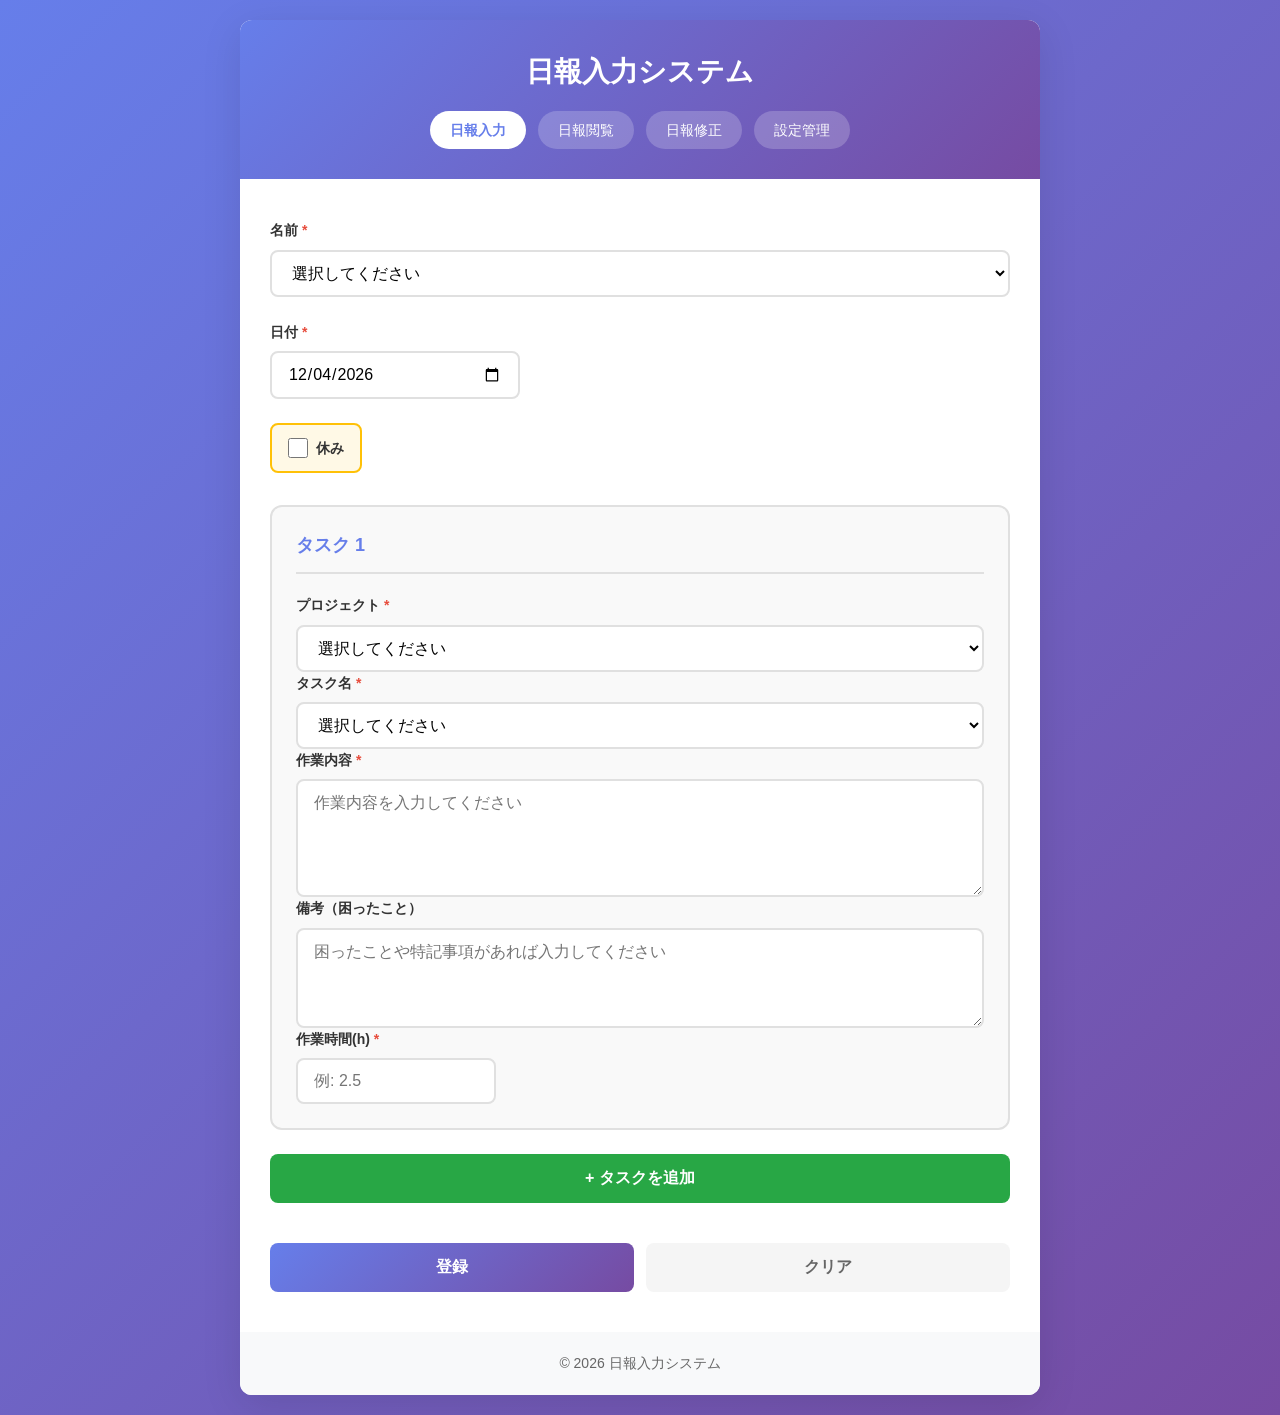
<file: index.html>
<!DOCTYPE html>
<html lang="ja">
<head>
    <meta charset="UTF-8">
    <meta name="viewport" content="width=device-width, initial-scale=1.0">
    <title>日報入力システム</title>
    <link rel="stylesheet" href="styles.css">
    <link rel="stylesheet" href="report-view.css">
</head>
<body>
    <div class="container">
        <header>
            <h1>日報入力システム</h1>
            <nav class="header-nav">
                <a href="index.html" class="nav-link active">日報入力</a>
                <a href="report-view.html" class="nav-link">日報閲覧</a>
                <a href="edit-report.html" class="nav-link">日報修正</a>
                <a href="config-manager.html" class="nav-link">設定管理</a>
            </nav>
        </header>

        <main>
            <form id="dailyReportForm" class="report-form">
                <!-- 名前 -->
                <div class="form-group">
                    <label for="name">名前 <span class="required">*</span></label>
                    <select id="name" name="name" required>
                        <option value="">選択してください</option>
                        <!-- config.jsonから読み込み -->
                    </select>
                </div>

                <!-- 日付 -->
                <div class="form-group">
                    <label for="date">日付 <span class="required">*</span></label>
                    <input type="date" id="date" name="date" required>
                </div>

                <!-- 休み -->
                <div class="form-group">
                    <label class="checkbox-label-holiday">
                        <input type="checkbox" id="isHoliday" name="isHoliday">
                        <span>休み</span>
                    </label>
                </div>

                <!-- タスクセクションのコンテナ -->
                <div id="tasksContainer">
                    <!-- 最初のタスクセクション -->
                    <div class="task-section" data-task-index="0">
                        <div class="task-header">
                            <h3>タスク 1</h3>
                        </div>

                        <!-- プロジェクト -->
                        <div class="form-group">
                            <label for="category-0">プロジェクト <span class="required">*</span></label>
                            <select id="category-0" name="category" required>
                                <option value="">選択してください</option>
                                <!-- config.jsonから読み込み -->
                            </select>
                        </div>

                        <!-- タスク名 -->
                        <div class="form-group">
                            <label for="taskName-0">タスク名 <span class="required">*</span></label>
                            <select id="taskName-0" name="taskName" required>
                                <option value="">選択してください</option>
                                <!-- config.jsonから読み込み -->
                            </select>
                        </div>

                        <!-- 作業内容 -->
                        <div class="form-group">
                            <label for="workContent-0">作業内容 <span class="required">*</span></label>
                            <textarea id="workContent-0" name="workContent" rows="5" required placeholder="作業内容を入力してください" lang="ja" class="ime-active"></textarea>
                        </div>

                        <!-- 備考（困ったこと） -->
                        <div class="form-group">
                            <label for="remarks-0">備考（困ったこと）</label>
                            <textarea id="remarks-0" name="remarks" rows="3" placeholder="困ったことや特記事項があれば入力してください" lang="ja" class="ime-active"></textarea>
                        </div>

                        <!-- 作業時間 -->
                        <div class="form-group">
                            <label for="workHours-0">作業時間(h) <span class="required">*</span></label>
                            <input type="number" id="workHours-0" name="workHours" min="0" step="0.5" required placeholder="例: 2.5">
                        </div>
                    </div>
                </div>

                <!-- タスク追加ボタン -->
                <div class="form-group">
                    <button type="button" class="btn btn-add-task" id="addTaskBtn">+ タスクを追加</button>
                </div>

                <!-- ボタン -->
                <div class="form-actions">
                    <button type="submit" class="btn btn-primary">登録</button>
                    <button type="reset" class="btn btn-secondary">クリア</button>
                </div>
            </form>
        </main>

        <footer>
            <p>&copy; 2026 日報入力システム</p>
        </footer>
    </div>

    <script src="config.js"></script>
    <script src="script.js"></script>
</body>
</html>
</file>
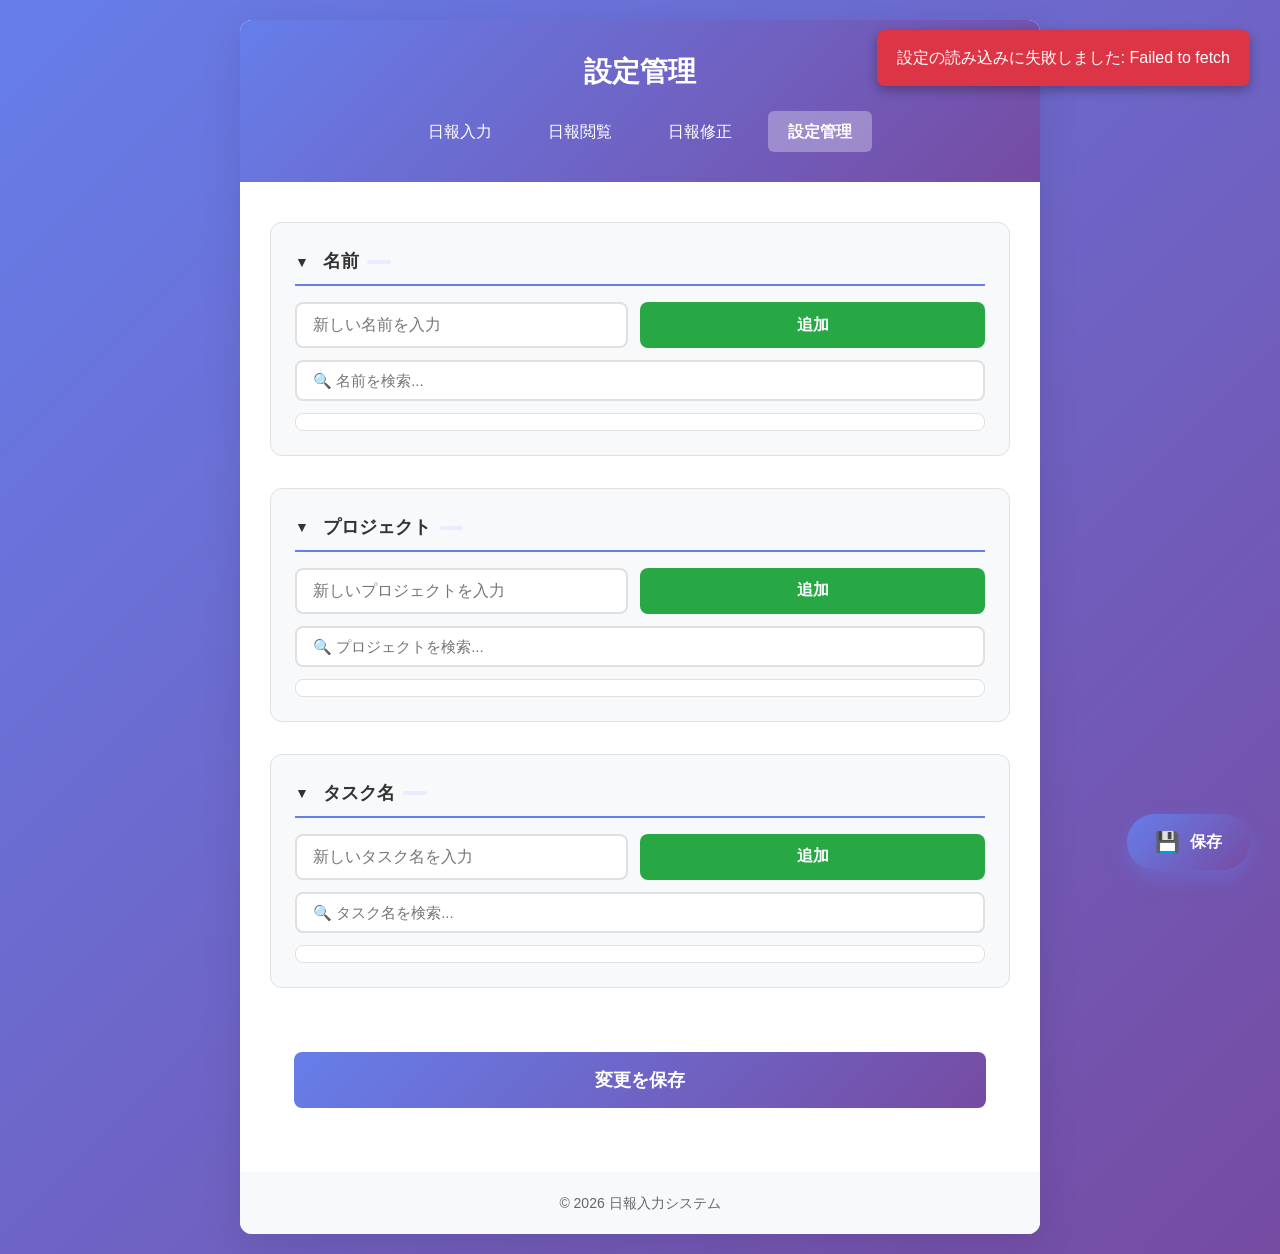
<file: config-manager.html>
<!DOCTYPE html>
<html lang="ja">
<head>
  <meta charset="UTF-8">
  <meta name="viewport" content="width=device-width, initial-scale=1.0">
  <title>設定管理</title>
  <link rel="stylesheet" href="styles.css">
  <link rel="stylesheet" href="config-manager.css">
</head>
<body>
  <div class="container">
    <header>
      <h1>設定管理</h1>
      <nav class="header-nav">
        <a href="index.html" class="nav-link">日報入力</a>
        <a href="report-view.html" class="nav-link">日報閲覧</a>
        <a href="edit-report.html" class="nav-link">日報修正</a>
        <a href="config-manager.html" class="nav-link active">設定管理</a>
      </nav>
    </header>

    <main>
      <!-- 名前管理 -->
      <section class="config-section" data-section="name">
        <h2 class="section-title" data-toggle="name">
          <span class="toggle-icon">▼</span>
          名前 <span id="name-count" class="item-count"></span>
        </h2>
        <div class="section-content">
          <div class="input-group">
            <input type="text" id="new-name" placeholder="新しい名前を入力" class="input-field">
            <button type="button" id="btn-add-name" class="btn btn-add">追加</button>
          </div>
          <div class="search-group">
            <input type="text" id="search-name" placeholder="🔍 名前を検索..." class="search-field">
          </div>
          <div class="list-container">
            <ul id="name-list" class="item-list"></ul>
          </div>
        </div>
      </section>

      <!-- プロジェクト管理 -->
      <section class="config-section" data-section="category">
        <h2 class="section-title" data-toggle="category">
          <span class="toggle-icon">▼</span>
          プロジェクト <span id="category-count" class="item-count"></span>
        </h2>
        <div class="section-content">
          <div class="input-group">
            <input type="text" id="new-category" placeholder="新しいプロジェクトを入力" class="input-field">
            <button type="button" id="btn-add-category" class="btn btn-add">追加</button>
          </div>
          <div class="search-group">
            <input type="text" id="search-category" placeholder="🔍 プロジェクトを検索..." class="search-field">
          </div>
          <div class="list-container">
            <ul id="category-list" class="item-list"></ul>
          </div>
        </div>
      </section>

      <!-- タスク名管理 -->
      <section class="config-section" data-section="taskName">
        <h2 class="section-title" data-toggle="taskName">
          <span class="toggle-icon">▼</span>
          タスク名 <span id="task-name-count" class="item-count"></span>
        </h2>
        <div class="section-content">
          <div class="input-group">
            <input type="text" id="new-task-name" placeholder="新しいタスク名を入力" class="input-field">
            <button type="button" id="btn-add-task-name" class="btn btn-add">追加</button>
          </div>
          <div class="search-group">
            <input type="text" id="search-task-name" placeholder="🔍 タスク名を検索..." class="search-field">
          </div>
          <div class="list-container">
            <ul id="task-name-list" class="item-list"></ul>
          </div>
        </div>
      </section>

      <!-- 保存ボタン -->
      <div class="save-section">
        <button type="button" id="btn-save" class="btn btn-primary btn-save">変更を保存</button>
      </div>
    </main>

    <!-- フローティング保存ボタン -->
    <button type="button" id="btn-floating-save" class="btn-floating-save" title="変更を保存">
      <span class="save-icon">💾</span>
      <span class="save-text">保存</span>
    </button>

    <footer>
      <p>&copy; 2026 日報入力システム</p>
    </footer>
  </div>

  <!-- ローディング -->
  <div id="loading" class="loading">
    <div class="spinner"></div>
    <p>処理中...</p>
  </div>

  <!-- トースト通知 -->
  <div id="toast" class="toast"></div>

  <script src="config.js"></script>
  <script src="config-manager.js"></script>
</body>
</html>
</file>
<file: styles.css>
/* リセットとベーススタイル */
* {
    margin: 0;
    padding: 0;
    box-sizing: border-box;
}

body {
    font-family: -apple-system, BlinkMacSystemFont, "Segoe UI", Roboto, "Helvetica Neue", Arial, "Noto Sans", sans-serif;
    background: linear-gradient(135deg, #667eea 0%, #764ba2 100%);
    min-height: 100vh;
    padding: 20px;
    line-height: 1.6;
}

/* 未入力警告バナー */
.missing-dates-banner {
    background: #fff3cd;
    border: 1px solid #ffc107;
    border-left: 5px solid #ff9800;
    border-radius: 6px;
    padding: 12px 16px;
    margin: 12px 20px;
    display: flex;
    align-items: flex-start;
    gap: 10px;
}

.missing-dates-banner .banner-icon {
    font-size: 18px;
    flex-shrink: 0;
    margin-top: 1px;
}

.missing-dates-banner .banner-body {
    flex: 1;
}

.missing-dates-banner .banner-title {
    font-weight: bold;
    color: #856404;
    margin-bottom: 4px;
    font-size: 14px;
}

.missing-dates-banner .banner-dates {
    color: #664d03;
    font-size: 13px;
    line-height: 1.7;
}

.missing-dates-banner .banner-close {
    background: none;
    border: none;
    color: #856404;
    font-size: 18px;
    cursor: pointer;
    padding: 0 4px;
    flex-shrink: 0;
    line-height: 1;
}

.missing-dates-banner .banner-close:hover {
    color: #533f03;
}

/* コンテナ */
.container {
    max-width: 800px;
    margin: 0 auto;
    background: white;
    border-radius: 12px;
    box-shadow: 0 10px 40px rgba(0, 0, 0, 0.1);
    overflow: hidden;
}

/* ヘッダー */
header {
    background: linear-gradient(135deg, #667eea 0%, #764ba2 100%);
    color: white;
    padding: 30px 20px;
    text-align: center;
}

header h1 {
    font-size: 28px;
    font-weight: 600;
    margin-bottom: 16px;
}

.header-nav {
    display: flex;
    justify-content: center;
    gap: 16px;
    margin-top: 16px;
}

.nav-link {
    color: white;
    text-decoration: none;
    padding: 8px 20px;
    border-radius: 6px;
    transition: all 0.3s ease;
    font-weight: 500;
}

.nav-link:hover {
    background: rgba(255, 255, 255, 0.2);
}

.nav-link.active {
    background: rgba(255, 255, 255, 0.3);
    font-weight: 600;
}

/* メインコンテンツ */
main {
    padding: 40px 30px;
}

/* フォーム */
.report-form {
    display: flex;
    flex-direction: column;
    gap: 24px;
}

/* フォームグループ */
.form-group {
    display: flex;
    flex-direction: column;
}

.form-group label {
    font-size: 14px;
    font-weight: 600;
    color: #333;
    margin-bottom: 8px;
}

.required {
    color: #e74c3c;
    font-weight: bold;
}

/* 入力フィールド共通 */
.form-group input,
.form-group select,
.form-group textarea {
    padding: 12px 16px;
    font-size: 16px;
    border: 2px solid #e0e0e0;
    border-radius: 8px;
    transition: all 0.3s ease;
    font-family: inherit;
}

.form-group input:focus,
.form-group select:focus,
.form-group textarea:focus {
    outline: none;
    border-color: #667eea;
    box-shadow: 0 0 0 3px rgba(102, 126, 234, 0.1);
}

/* セレクトボックス */
.form-group select {
    cursor: pointer;
    background-color: white;
}

/* テキストエリア */
.form-group textarea {
    resize: vertical;
    min-height: 100px;
}

/* IME自動起動（ひらがな入力） */
.ime-active {
    ime-mode: active; /* IE/Edge用 */
    -ms-ime-mode: active; /* IE用 */
}

/* 数値入力 */
.form-group input[type="number"] {
    max-width: 200px;
}

/* 休みチェックボックス */
.checkbox-label-holiday {
    display: flex;
    align-items: center;
    gap: 8px;
    cursor: pointer;
    padding: 12px 16px;
    background: #fff9e6;
    border: 2px solid #ffc107;
    border-radius: 8px;
    transition: all 0.3s ease;
    font-size: 16px;
    font-weight: 600;
    width: fit-content;
}

.checkbox-label-holiday:hover {
    background: #fff3cd;
    border-color: #ffb300;
}

.checkbox-label-holiday input[type="checkbox"] {
    width: 20px;
    height: 20px;
    cursor: pointer;
    accent-color: #ffc107;
}

.checkbox-label-holiday input[type="checkbox"]:checked + span {
    color: #ff9800;
}

/* 日付入力 */
.form-group input[type="date"] {
    max-width: 250px;
}

/* タスクセクション */
#tasksContainer {
    display: flex;
    flex-direction: column;
    gap: 32px;
}

.task-section {
    border: 2px solid #e0e0e0;
    border-radius: 12px;
    padding: 24px;
    background: #f9f9f9;
    position: relative;
}

.task-header {
    display: flex;
    justify-content: space-between;
    align-items: center;
    margin-bottom: 20px;
    padding-bottom: 12px;
    border-bottom: 2px solid #e0e0e0;
}

.task-header h3 {
    font-size: 18px;
    color: #667eea;
    font-weight: 600;
}

/* ボタン */
.form-actions {
    display: flex;
    gap: 12px;
    margin-top: 12px;
}

.btn {
    padding: 14px 32px;
    font-size: 16px;
    font-weight: 600;
    border: none;
    border-radius: 8px;
    cursor: pointer;
    transition: all 0.3s ease;
    flex: 1;
}

.btn-primary {
    background: linear-gradient(135deg, #667eea 0%, #764ba2 100%);
    color: white;
}

.btn-primary:hover {
    transform: translateY(-2px);
    box-shadow: 0 4px 12px rgba(102, 126, 234, 0.4);
}

.btn-primary:active {
    transform: translateY(0);
}

.btn-secondary {
    background: #f5f5f5;
    color: #666;
}

.btn-secondary:hover {
    background: #e0e0e0;
}

.btn-add-task {
    background: #28a745;
    color: white;
    width: 100%;
    padding: 14px 32px;
}

.btn-add-task:hover {
    background: #218838;
    transform: translateY(-2px);
    box-shadow: 0 4px 12px rgba(40, 167, 69, 0.4);
}

.btn-remove-task {
    background: #dc3545;
    color: white;
    padding: 4px 8px;
    font-size: 12px;
    border: none;
    border-radius: 4px;
    cursor: pointer;
    transition: all 0.3s ease;
    max-width: 60px;
}

.btn-remove-task:hover {
    background: #c82333;
    transform: translateY(-1px);
}

/* メッセージ */
.message {
    padding: 16px 20px;
    border-radius: 8px;
    margin-bottom: 24px;
    font-weight: 500;
    animation: slideDown 0.3s ease;
}

.message-success {
    background: #d4edda;
    color: #155724;
    border: 1px solid #c3e6cb;
}

.message-error {
    background: #f8d7da;
    color: #721c24;
    border: 1px solid #f5c6cb;
}

@keyframes slideDown {
    from {
        opacity: 0;
        transform: translateY(-10px);
    }
    to {
        opacity: 1;
        transform: translateY(0);
    }
}

/* フッター */
footer {
    background: #f8f9fa;
    padding: 20px;
    text-align: center;
    color: #666;
    font-size: 14px;
}

/* レスポンシブデザイン - タブレット */
@media (max-width: 768px) {
    body {
        padding: 10px;
    }

    header h1 {
        font-size: 24px;
    }

    main {
        padding: 30px 20px;
    }

    .form-group input[type="number"],
    .form-group input[type="date"] {
        max-width: 100%;
    }
}

/* レスポンシブデザイン - スマートフォン */
@media (max-width: 480px) {
    body {
        padding: 0;
    }

    .container {
        border-radius: 0;
        min-height: 100vh;
    }

    header {
        padding: 24px 16px;
    }

    header h1 {
        font-size: 20px;
    }

    main {
        padding: 24px 16px;
    }

    .report-form {
        gap: 20px;
    }

    .form-group input,
    .form-group select,
    .form-group textarea {
        font-size: 16px; /* iOSのズーム防止 */
        padding: 12px 14px;
    }

    .form-actions {
        flex-direction: column;
    }

    .btn {
        width: 100%;
        padding: 16px;
    }

    footer {
        padding: 16px;
        font-size: 12px;
    }
}

/* アクセシビリティ対応 */
@media (prefers-reduced-motion: reduce) {
    * {
        animation: none !important;
        transition: none !important;
    }
}
</file>
<file: report-view.css>
/* 日報閲覧・集計画面専用スタイル */

/* ヘッダーナビゲーション */
.header-nav {
    display: flex;
    gap: 12px;
    justify-content: center;
    margin-top: 16px;
}

.nav-link {
    padding: 8px 20px;
    background: rgba(255, 255, 255, 0.2);
    color: white;
    text-decoration: none;
    border-radius: 20px;
    font-size: 14px;
    font-weight: 500;
    transition: all 0.3s ease;
}

.nav-link:hover {
    background: rgba(255, 255, 255, 0.3);
}

.nav-link.active {
    background: white;
    color: #667eea;
}

/* 検索フォーム */
.search-form {
    display: flex;
    flex-direction: column;
    gap: 32px;
}

/* セクション */
.form-section {
    background: #f8f9fa;
    padding: 24px;
    border-radius: 12px;
    border: 1px solid #e0e0e0;
}

.section-title {
    font-size: 18px;
    font-weight: 600;
    color: #333;
    margin-bottom: 16px;
    padding-bottom: 8px;
    border-bottom: 2px solid #667eea;
}

/* チェックボックスグループ */
.checkbox-group {
    display: flex;
    flex-wrap: wrap;
    gap: 16px;
}

.checkbox-label {
    display: flex;
    align-items: center;
    gap: 8px;
    cursor: pointer;
    padding: 12px 16px;
    background: white;
    border: 2px solid #e0e0e0;
    border-radius: 8px;
    transition: all 0.3s ease;
    font-size: 15px;
}

.checkbox-label:hover {
    border-color: #667eea;
    background: #f0f4ff;
}

.checkbox-label input[type="checkbox"] {
    width: 18px;
    height: 18px;
    cursor: pointer;
}

.checkbox-label input[type="checkbox"]:checked + span {
    color: #667eea;
    font-weight: 600;
}

/* フィルターセクション */
.filter-section {
    background: #fff9e6;
    border-color: #ffc107;
}

.filter-group {
    margin-bottom: 16px;
}

.filter-group:last-child {
    margin-bottom: 0;
}

/* 複数選択のセレクト */
select[multiple] {
    padding: 8px;
    min-height: 120px;
    border: 2px solid #e0e0e0;
    border-radius: 8px;
}

select[multiple] option {
    padding: 8px 12px;
    cursor: pointer;
}

select[multiple] option:hover {
    background: #f0f4ff;
}

.help-text {
    font-size: 12px;
    color: #666;
    margin-top: 4px;
    font-style: italic;
}

/* 期間選択 */
.period-group {
    animation: fadeIn 0.3s ease;
}

@keyframes fadeIn {
    from {
        opacity: 0;
        transform: translateY(-10px);
    }
    to {
        opacity: 1;
        transform: translateY(0);
    }
}

/* From To 横並び */
.date-range {
    display: flex;
    align-items: flex-end;
    gap: 12px;
    margin-top: 8px;
}

.date-input-wrapper {
    flex: 1;
    display: flex;
    flex-direction: column;
    gap: 4px;
}

.date-input-wrapper label {
    font-size: 13px;
    font-weight: 500;
    color: #555;
}

.date-input-wrapper input[type="date"] {
    width: 100%;
    padding: 10px 12px;
    border: 2px solid #e0e0e0;
    border-radius: 6px;
    font-size: 14px;
    transition: all 0.3s ease;
}

.date-input-wrapper input[type="date"]:focus {
    border-color: #667eea;
    outline: none;
    box-shadow: 0 0 0 3px rgba(102, 126, 234, 0.1);
}

.date-separator {
    font-size: 18px;
    font-weight: bold;
    color: #666;
    padding-bottom: 10px;
    flex-shrink: 0;
}

/* 作業時間の範囲指定 */
.hours-range {
    margin-top: 16px;
}

.range-inputs {
    display: flex;
    align-items: center;
    gap: 12px;
}

.range-item {
    flex: 1;
    display: flex;
    flex-direction: column;
}

.range-item label {
    font-size: 13px;
    margin-bottom: 4px;
}

.range-item input {
    width: 100%;
}

.range-separator {
    font-size: 18px;
    font-weight: bold;
    color: #666;
    padding-top: 20px;
}

/* ボタン */
.form-actions {
    display: flex;
    gap: 12px;
    margin-top: 16px;
}

.btn-tertiary {
    background: #6c757d;
    color: white;
    flex: 1;
}

.btn-tertiary:hover {
    background: #5a6268;
}

/* エクスポートボタン */
#exportBtn {
    background: #28a745;
    color: white;
    flex: 1;
}

#exportBtn:hover {
    background: #218838;
    transform: translateY(-2px);
    box-shadow: 0 4px 12px rgba(40, 167, 69, 0.4);
}

/* 結果表示エリア */
.results-section {
    margin-top: 40px;
    padding: 32px;
    background: #f8f9fa;
    border-radius: 12px;
    border: 2px solid #667eea;
}

.results-header {
    display: flex;
    justify-content: space-between;
    align-items: center;
    margin-bottom: 20px;
}

.results-header .section-title {
    margin-bottom: 0;
    padding-bottom: 0;
    border-bottom: none;
}

/* Excel出力ボタン */
.btn-export {
    padding: 10px 24px;
    background: linear-gradient(135deg, #667eea 0%, #764ba2 100%);
    color: white;
    border: none;
    border-radius: 8px;
    cursor: pointer;
    font-size: 15px;
    font-weight: 600;
    transition: all 0.3s ease;
    white-space: nowrap;
}

.btn-export:hover:not(:disabled) {
    transform: translateY(-2px);
    box-shadow: 0 6px 20px rgba(102, 126, 234, 0.4);
}

.btn-export:disabled {
    background: #ccc;
    cursor: not-allowed;
    opacity: 0.6;
}

#resultsContainer {
    background: white;
    padding: 24px;
    border-radius: 8px;
    min-height: 200px;
}

/* 結果ラッパー */
.results-wrapper {
    display: flex;
    flex-direction: column;
    gap: 32px;
}

/* 集計結果セクション */
.summary-section {
    background: #f0f8ff;
    padding: 24px;
    border-radius: 12px;
    border: 2px solid #667eea;
}

.summary-title {
    font-size: 20px;
    font-weight: 600;
    color: #667eea;
    margin-bottom: 16px;
    display: flex;
    align-items: center;
    gap: 8px;
}

.summary-table-wrapper {
    overflow-x: auto;
}

.summary-table {
    width: 100%;
    border-collapse: collapse;
    background: white;
    border-radius: 8px;
    overflow: hidden;
    box-shadow: 0 2px 8px rgba(0, 0, 0, 0.1);
}

.summary-table thead {
    background: linear-gradient(135deg, #667eea 0%, #764ba2 100%);
    color: white;
}

.summary-table th {
    padding: 14px 16px;
    text-align: left;
    font-weight: 600;
    font-size: 14px;
}

.summary-table td {
    padding: 12px 16px;
    border-bottom: 1px solid #e0e0e0;
}

.summary-table tbody tr:hover {
    background: #f8f9fa;
}

.summary-table tbody tr:last-child td {
    border-bottom: none;
}

/* 詳細データセクション */
.detail-section {
    background: #fff8f0;
    padding: 24px;
    border-radius: 12px;
    border: 2px solid #ffa500;
}

.detail-title {
    font-size: 20px;
    font-weight: 600;
    color: #ff8c00;
    margin-bottom: 16px;
    display: flex;
    align-items: center;
    gap: 8px;
}

.detail-table-wrapper {
    overflow-x: auto;
}

.detail-table {
    width: 100%;
    border-collapse: collapse;
    background: white;
    border-radius: 8px;
    overflow: hidden;
    box-shadow: 0 2px 8px rgba(0, 0, 0, 0.1);
}

.detail-table thead {
    background: linear-gradient(135deg, #ff8c00 0%, #ff6347 100%);
    color: white;
}

.detail-table th {
    padding: 14px 12px;
    text-align: left;
    font-weight: 600;
    font-size: 13px;
    white-space: nowrap;
}

.detail-table td {
    padding: 10px 12px;
    border-bottom: 1px solid #e0e0e0;
    font-size: 14px;
}

.detail-table tbody tr:hover {
    background: #fffaf0;
}

.detail-table tbody tr:last-child td {
    border-bottom: none;
}

/* テーブルセル */
.date-cell {
    white-space: nowrap;
    min-width: 100px;
}

.hours-cell {
    text-align: right;
    font-weight: 600;
    color: #667eea;
    white-space: nowrap;
}

.count-cell {
    text-align: center;
    font-weight: 600;
    color: #666;
}

.content-cell {
    max-width: 300px;
    word-wrap: break-word;
    white-space: pre-wrap;
}

.remarks-cell {
    max-width: 200px;
    word-wrap: break-word;
    white-space: pre-wrap;
    color: #e74c3c;
    font-style: italic;
}

/* ローディング表示 */
.loading {
    text-align: center;
    padding: 40px;
    color: #666;
}

.loading::after {
    content: '...';
    animation: dots 1.5s infinite;
}

@keyframes dots {
    0%, 20% { content: '.'; }
    40% { content: '..'; }
    60%, 100% { content: '...'; }
}

/* レスポンシブ - タブレット */
@media (max-width: 768px) {
    .form-section {
        padding: 20px;
    }

    .section-title {
        font-size: 16px;
    }

    .checkbox-group {
        flex-direction: column;
    }

    .checkbox-label {
        width: 100%;
    }

    .range-inputs {
        flex-direction: column;
    }

    .range-separator {
        display: none;
    }

    /* From To を縦並びに */
    .date-range {
        flex-direction: column;
        align-items: stretch;
    }

    .date-separator {
        text-align: center;
        padding: 8px 0;
    }

    .summary-table th,
    .summary-table td,
    .detail-table th,
    .detail-table td {
        padding: 10px 8px;
        font-size: 13px;
    }

    .content-cell,
    .remarks-cell {
        max-width: 200px;
    }
}

/* レスポンシブ - スマートフォン */
@media (max-width: 480px) {
    .header-nav {
        flex-direction: column;
        gap: 8px;
    }

    .nav-link {
        width: 100%;
        text-align: center;
    }

    .form-section {
        padding: 16px;
    }

    .search-form {
        gap: 24px;
    }

    .form-actions {
        flex-direction: column;
    }

    .btn {
        width: 100%;
    }

    .results-section {
        padding: 20px;
    }

    #resultsContainer {
        padding: 16px;
    }

    select[multiple] {
        min-height: 100px;
    }

    .summary-section,
    .detail-section {
        padding: 16px;
    }

    .summary-title,
    .detail-title {
        font-size: 16px;
    }

    .summary-table th,
    .summary-table td,
    .detail-table th,
    .detail-table td {
        padding: 8px 6px;
        font-size: 12px;
    }

    .content-cell,
    .remarks-cell {
        max-width: 150px;
        font-size: 11px;
    }

    /* スマホでは横スクロールを許可 */
    .summary-table-wrapper,
    .detail-table-wrapper {
        -webkit-overflow-scrolling: touch;
    }

    /* 備考グループのタイトルをスマホ向けに調整 */
    .remarks-group-title {
        font-size: 14px;
        padding: 10px;
    }

    .toggle-icon {
        font-size: 12px;
    }

    .remarks-summary {
        padding: 12px;
    }

    .ai-summary {
        font-size: 13px;
        line-height: 1.6;
    }

    /* 休暇情報をスマホ向けに調整 */
    .holiday-info {
        padding: 12px;
    }

    .holiday-item {
        padding: 10px;
        font-size: 14px;
    }

    .holiday-item strong {
        font-size: 15px;
    }

    .holiday-dates {
        font-size: 13px;
    }
}

/* 印刷用スタイル */
@media print {
    .search-form,
    .form-actions,
    header nav {
        display: none;
    }

    .results-section {
        border: none;
        box-shadow: none;
    }
}

/* 週報形式の表示 */
.report-item {
    background: white;
    padding: 20px;
    margin-bottom: 16px;
    border-radius: 8px;
    border-left: 4px solid #667eea;
    box-shadow: 0 2px 4px rgba(0, 0, 0, 0.05);
}

.report-header {
    font-size: 16px;
    font-weight: 600;
    color: #333;
    margin-bottom: 12px;
    padding-bottom: 8px;
    border-bottom: 1px solid #e0e0e0;
}

.report-content,
.report-dates,
.report-remarks {
    font-size: 14px;
    line-height: 1.6;
    margin-bottom: 8px;
    color: #555;
}

.report-content strong,
.report-dates strong,
.report-remarks strong {
    color: #667eea;
    font-weight: 600;
}

/* ローディング表示 */
.loading {
    text-align: center;
    padding: 40px;
    font-size: 16px;
    color: #666;
}

/* 必須マーク */
.required {
    color: #e74c3c;
    font-weight: bold;
}

/* 集計期間表示 */
.period-info {
    padding: 16px;
    background: white;
    border-radius: 8px;
    font-size: 16px;
    color: #333;
}

/* 休暇情報表示 */
.holiday-info {
    padding: 16px;
    background: white;
    border-radius: 8px;
}

.holiday-item {
    padding: 12px;
    margin-bottom: 12px;
    background: #fff9e6;
    border-left: 4px solid #ffc107;
    border-radius: 6px;
    font-size: 15px;
    line-height: 1.6;
}

.holiday-item:last-child {
    margin-bottom: 0;
}

.holiday-item strong {
    color: #ff9800;
    font-size: 16px;
}

.holiday-dates {
    margin-top: 4px;
    color: #666;
    font-size: 14px;
    padding-left: 8px;
}

/* サマリーテーブル */
.summary-table {
    width: 100%;
    border-collapse: collapse;
    background: white;
    border-radius: 8px;
    overflow: hidden;
}

.summary-table thead tr {
    background: #667eea;
    color: white;
}

.summary-table th {
    padding: 12px;
    text-align: left;
    font-weight: 600;
}

.summary-table td {
    padding: 12px;
    border-bottom: 1px solid #e0e0e0;
}

.summary-table tbody tr:last-child td {
    border-bottom: none;
}

.summary-table tbody tr:hover {
    background: #f8f9fa;
}

.hours-cell {
    text-align: right;
    font-weight: 600;
    color: #667eea;
}

/* クロス集計表のスタイル */
.cross-table-wrapper {
    overflow-x: auto;
}

.cross-table {
    min-width: 100%;
}

.cross-table th {
    white-space: nowrap;
}

.cross-table td {
    text-align: center;
    min-width: 80px;
}

.cross-table td:first-child {
    text-align: left;
    font-weight: 600;
}

.hours-cell-zero {
    color: #ccc;
    text-align: center;
}

/* AI要約のスタイル */
.remarks-summary {
    background: white;
    padding: 20px;
    border-radius: 8px;
    min-height: 100px;
    overflow: hidden;
}

.remarks-summary.collapsed {
    padding: 0;
    min-height: 0;
}

.ai-summary {
    white-space: pre-wrap;
    font-family: inherit;
    line-height: 1.8;
    color: #333;
    margin: 0;
}

/* クロス集計表 */
.cross-table-wrapper {
    overflow-x: auto;
}

.cross-table {
    min-width: 100%;
    white-space: nowrap;
}

.cross-table th,
.cross-table td {
    text-align: center;
    min-width: 80px;
}

.cross-table th:first-child,
.cross-table td:first-child {
    text-align: left;
    min-width: 120px;
    position: sticky;
    left: 0;
    background: white;
    z-index: 1;
}

.cross-table thead th:first-child {
    background: #667eea;
    z-index: 2;
}

.cross-table .hours-cell.zero {
    color: #ccc;
}

/* 備考サマリー */
.remarks-content {
    text-align: left;
    max-width: 400px;
    white-space: normal;
    word-wrap: break-word;
}

.count-cell {
    text-align: center;
    font-weight: 600;
    color: #667eea;
}

/* 備考グループ表示 */
.remarks-group {
    margin-bottom: 24px;
    background: white;
    padding: 16px;
    border-radius: 8px;
    border: 1px solid #e0e0e0;
}

.remarks-group:last-child {
    margin-bottom: 0;
}

.remarks-group-title {
    font-size: 16px;
    font-weight: 600;
    color: #667eea;
    margin-bottom: 12px;
    padding: 8px 12px;
    background: #f0f4ff;
    border-radius: 6px;
    border-left: 4px solid #667eea;
}

/* 折りたたみ機能 */
.remarks-group-title.collapsible {
    cursor: pointer;
    user-select: none;
    transition: all 0.3s ease;
    margin-bottom: 12px;
}

.remarks-group-title.collapsible:hover {
    background: #e0ebff;
}

/* 展開時はmargin-bottomを維持、折りたたみ時（expanded無し）は0に */
.remarks-group-title.collapsible:not(.expanded) {
    margin-bottom: 0;
}

.toggle-icon {
    display: inline-block;
    margin-right: 8px;
    font-size: 14px;
    transition: transform 0.3s ease;
}

.remarks-summary.collapsed {
    display: none;
}

.remarks-summary.expanded {
    display: block;
    animation: slideDown 0.3s ease;
}

@keyframes slideDown {
    from {
        opacity: 0;
        max-height: 0;
        overflow: hidden;
    }
    to {
        opacity: 1;
        max-height: 1000px;
    }
}

.remarks-group .summary-table {
    margin-top: 8px;
    box-shadow: none;
    border: 1px solid #e0e0e0;
}

.remarks-group .summary-table thead {
    background: #f8f9fa;
    color: #333;
}

.remarks-group .summary-table th {
    font-size: 13px;
    padding: 10px 12px;
}

/* サマリーサブセクション */
.summary-subsection {
    margin-bottom: 20px;
}

.summary-subsection:last-child {
    margin-bottom: 0;
}

.summary-subtitle {
    font-size: 15px;
    font-weight: 600;
    color: #555;
    margin-bottom: 10px;
    padding: 6px 10px;
    background: #f8f9fa;
    border-radius: 4px;
    border-left: 3px solid #667eea;
}
</file>
<file: config-manager.css>
/* 設定管理画面専用スタイル */

/* セクション */
.config-section {
  background: #f8f9fa;
  padding: 24px;
  border-radius: 12px;
  border: 1px solid #e0e0e0;
  margin-bottom: 32px;
}

.section-title {
  font-size: 18px;
  font-weight: 600;
  color: #333;
  margin-bottom: 16px;
  padding-bottom: 8px;
  border-bottom: 2px solid #667eea;
  display: flex;
  align-items: center;
  gap: 8px;
  cursor: pointer;
  user-select: none;
  transition: all 0.3s ease;
}

.section-title:hover {
  color: #667eea;
}

.toggle-icon {
  font-size: 14px;
  transition: transform 0.3s ease;
  display: inline-block;
  width: 20px;
}

.config-section.collapsed .toggle-icon {
  transform: rotate(-90deg);
}

.section-content {
  max-height: 2000px;
  overflow: hidden;
  transition: max-height 0.4s ease, opacity 0.3s ease;
  opacity: 1;
}

.config-section.collapsed .section-content {
  max-height: 0;
  opacity: 0;
  margin-top: -16px;
}

.item-count {
  font-size: 14px;
  color: #666;
  font-weight: 400;
  background: #e8ecff;
  padding: 2px 12px;
  border-radius: 12px;
}

/* 入力グループ */
.input-group {
  display: flex;
  gap: 12px;
  margin-bottom: 12px;
}

/* 検索グループ */
.search-group {
  margin-bottom: 12px;
}

.search-field {
  width: 100%;
  padding: 10px 16px;
  font-size: 15px;
  border: 2px solid #e0e0e0;
  border-radius: 8px;
  transition: all 0.3s ease;
  background: white;
}

.search-field:focus {
  outline: none;
  border-color: #667eea;
  box-shadow: 0 0 0 3px rgba(102, 126, 234, 0.1);
}

/* リストコンテナ（スクロール可能） */
.list-container {
  max-height: 400px;
  overflow-y: auto;
  border: 1px solid #e0e0e0;
  border-radius: 8px;
  background: white;
  padding: 8px;
}

.list-container::-webkit-scrollbar {
  width: 8px;
}

.list-container::-webkit-scrollbar-track {
  background: #f1f1f1;
  border-radius: 4px;
}

.list-container::-webkit-scrollbar-thumb {
  background: #888;
  border-radius: 4px;
}

.list-container::-webkit-scrollbar-thumb:hover {
  background: #555;
}

.input-field {
  flex: 1;
  padding: 12px 16px;
  font-size: 16px;
  border: 2px solid #e0e0e0;
  border-radius: 8px;
  transition: all 0.3s ease;
}

.input-field:focus {
  outline: none;
  border-color: #667eea;
  box-shadow: 0 0 0 3px rgba(102, 126, 234, 0.1);
}

.btn-add {
  background: #28a745;
  color: white;
  padding: 12px 24px;
  white-space: nowrap;
}

.btn-add:hover {
  background: #218838;
  transform: translateY(-2px);
  box-shadow: 0 4px 12px rgba(40, 167, 69, 0.4);
}

/* アイテムリスト */
.item-list {
  list-style: none;
  padding: 0;
  margin: 0;
}

.item-list li {
  display: flex;
  justify-content: space-between;
  align-items: center;
  padding: 12px 16px;
  background: white;
  border: 1px solid #e0e0e0;
  border-radius: 8px;
  margin-bottom: 8px;
  transition: all 0.3s ease;
}

.item-list li:hover {
  background: #f0f4ff;
  border-color: #667eea;
}

.item-list li:last-child {
  margin-bottom: 0;
}

.item-list li.hidden {
  display: none;
}

.item-list .no-results {
  text-align: center;
  padding: 32px 16px;
  color: #999;
  font-size: 14px;
  background: transparent;
  border: none;
}

.item-list .no-results:hover {
  background: transparent;
  border: none;
}

.item-text {
  font-size: 16px;
  color: #333;
  flex: 1;
}

.btn-delete {
  background: #dc3545;
  color: white;
  border: none;
  padding: 6px 16px;
  border-radius: 6px;
  cursor: pointer;
  font-size: 14px;
  font-weight: 600;
  transition: all 0.3s ease;
}

.btn-delete:hover {
  background: #c82333;
  transform: translateY(-1px);
  box-shadow: 0 4px 8px rgba(220, 53, 69, 0.3);
}

/* 保存セクション */
.save-section {
  display: flex;
  justify-content: center;
  margin-top: 40px;
  padding: 24px;
}

.btn-save {
  min-width: 300px;
  padding: 16px 48px;
  font-size: 18px;
}

/* ローディング */
.loading {
  display: none;
  position: fixed;
  top: 0;
  left: 0;
  width: 100%;
  height: 100%;
  background: rgba(255, 255, 255, 0.9);
  z-index: 2000;
  align-items: center;
  justify-content: center;
  flex-direction: column;
}

.loading.show {
  display: flex;
}

.spinner {
  width: 50px;
  height: 50px;
  border: 5px solid #f3f3f3;
  border-top: 5px solid #667eea;
  border-radius: 50%;
  animation: spin 1s linear infinite;
}

.loading p {
  margin-top: 15px;
  color: #667eea;
  font-size: 16px;
  font-weight: 600;
}

@keyframes spin {
  0% { transform: rotate(0deg); }
  100% { transform: rotate(360deg); }
}

/* トースト */
.toast {
  position: fixed;
  top: 30px;
  right: 30px;
  background: #333;
  color: white;
  padding: 15px 20px;
  border-radius: 8px;
  box-shadow: 0 4px 12px rgba(0, 0, 0, 0.3);
  display: none;
  z-index: 3000;
  animation: slideInDown 0.3s;
  min-width: 250px;
  max-width: 400px;
}

.toast.show {
  display: block;
}

.toast.success {
  background: #28a745;
}

.toast.error {
  background: #dc3545;
}

.toast.warning {
  background: #ffc107;
  color: #333;
}

@keyframes slideInDown {
  from {
    transform: translateY(-100px);
    opacity: 0;
  }
  to {
    transform: translateY(0);
    opacity: 1;
  }
}

/* フローティング保存ボタン */
.btn-floating-save {
  position: fixed;
  bottom: 30px;
  right: 30px;
  background: linear-gradient(135deg, #667eea 0%, #764ba2 100%);
  color: white;
  border: none;
  border-radius: 50px;
  padding: 16px 28px;
  font-size: 16px;
  font-weight: 600;
  cursor: pointer;
  box-shadow: 0 8px 20px rgba(102, 126, 234, 0.4);
  display: flex;
  align-items: center;
  gap: 10px;
  transition: all 0.3s ease;
  z-index: 1000;
  animation: fadeInUp 0.5s ease;
}

.btn-floating-save:hover {
  transform: translateY(-3px);
  box-shadow: 0 12px 28px rgba(102, 126, 234, 0.6);
  background: linear-gradient(135deg, #764ba2 0%, #667eea 100%);
}

.btn-floating-save:active {
  transform: translateY(-1px);
  box-shadow: 0 6px 16px rgba(102, 126, 234, 0.5);
}

.save-icon {
  font-size: 20px;
  display: inline-block;
  animation: pulse 2s ease-in-out infinite;
}

.save-text {
  font-size: 16px;
}

@keyframes fadeInUp {
  from {
    opacity: 0;
    transform: translateY(20px);
  }
  to {
    opacity: 1;
    transform: translateY(0);
  }
}

@keyframes pulse {
  0%, 100% {
    transform: scale(1);
  }
  50% {
    transform: scale(1.1);
  }
}

/* レスポンシブ */
@media (max-width: 768px) {
  .config-section {
    padding: 20px;
  }

  .input-group {
    flex-direction: column;
  }

  .btn-add {
    width: 100%;
  }

  .item-list li {
    flex-direction: column;
    align-items: flex-start;
    gap: 12px;
  }

  .btn-delete {
    width: 100%;
  }

  .btn-save {
    min-width: 100%;
  }

  .save-section {
    padding: 16px;
  }

  /* モバイルでのフローティングボタン */
  .btn-floating-save {
    bottom: 20px;
    right: 20px;
    padding: 14px 24px;
    font-size: 14px;
  }

  .save-icon {
    font-size: 18px;
  }

  .save-text {
    font-size: 14px;
  }
}
</file>
